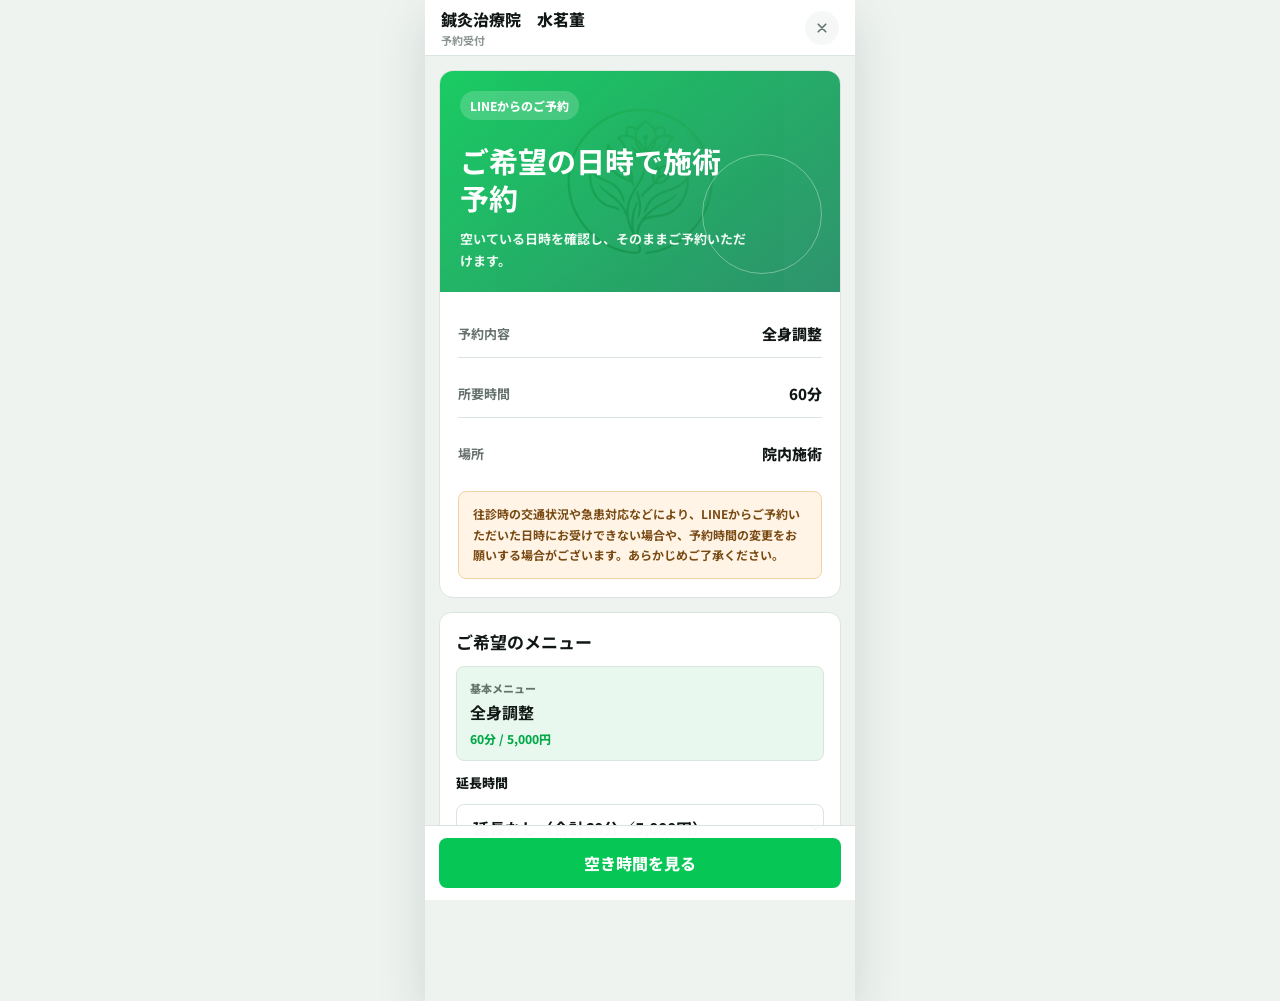
<file: index.html>
<!DOCTYPE html>
<html lang="ja">
<head>
  <meta charset="UTF-8">
  <meta name="viewport" content="width=device-width, initial-scale=1.0, viewport-fit=cover">
  <title>LINE予約</title>
  <link rel="preconnect" href="https://fonts.googleapis.com">
  <link rel="preconnect" href="https://fonts.gstatic.com" crossorigin>
  <link href="https://fonts.googleapis.com/css2?family=Noto+Sans+JP:wght@400;500;700;800&display=swap" rel="stylesheet">
  <link rel="stylesheet" href="style.css?v=20260805-1">
  <script src="config.js?v=20260805-2"></script>
</head>
<body>
  <main class="phone">
    <header class="topbar">
      <div class="topbar__title">
        <strong data-config="STORE_NAME">店舗名</strong>
        <span data-config="HEADER_SUBTITLE">予約受付</span>
      </div>
      <button class="topbar__close" type="button" aria-label="閉じる" data-action="close">
        <svg viewBox="0 0 24 24" fill="none" aria-hidden="true">
          <path d="M7 7l10 10M17 7L7 17" stroke="currentColor" stroke-width="2.2" stroke-linecap="round"/>
        </svg>
      </button>
    </header>

    <section class="screen is-active" data-screen="home">
      <div class="content">
        <article class="hero">
          <div class="hero__visual">
            <span class="hero__tag" data-config="HERO_TAG">LINEからのご予約</span>
            <h1 data-config="HERO_TITLE">ご希望の日時でご来店予約</h1>
            <p class="hero__lead" data-config="HERO_LEAD">空いている日時から、そのまま予約をお取りいただけます。</p>
          </div>
          <div class="hero__body">
            <ul class="service-card">
              <li>
                <span>予約内容</span>
                <strong data-config="SERVICE_NAME">サービス名</strong>
              </li>
              <li>
                <span>所要時間</span>
                <strong data-config="SERVICE_DURATION_LABEL">60分</strong>
              </li>
              <li>
                <span>場所</span>
                <strong data-config="LOCATION_LABEL">店舗所在地</strong>
              </li>
            </ul>
            <p class="important-notice" data-config="RESERVATION_NOTICE">
              往診時の交通状況や急患対応などにより、LINEからご予約いただいた日時にお受けできない場合や、予約時間の変更をお願いする場合がございます。あらかじめご了承ください。
            </p>
          </div>
        </article>
        <section class="menu-section" id="menuSection" hidden>
          <h2>ご希望のメニュー</h2>
          <div class="menu-list" id="menuList"></div>
        </section>
      </div>
      <div class="fixed-action">
        <button class="primary" type="button" data-action="start" id="startButton">空き時間を見る</button>
      </div>
    </section>

    <section class="screen" data-screen="loading">
      <div class="loading" role="status" aria-live="polite">
        <div>
          <div class="spinner"></div>
          <h2>空き時間を確認しています</h2>
          <p>現在受付できる日時を読み込んでいます</p>
        </div>
      </div>
    </section>

    <section class="screen" data-screen="slots">
      <div class="content">
        <div class="step" aria-label="予約ステップ">
          <div class="step__item is-current"><span class="step__dot">1</span><span>日時</span></div>
          <div class="step__item"><span class="step__dot">2</span><span>入力</span></div>
          <div class="step__item"><span class="step__dot">3</span><span>完了</span></div>
        </div>

        <button class="text-button" type="button" data-action="home">戻る</button>
        <h2 class="page-title">ご来店日時をお選びください</h2>

        <div class="week-nav" aria-label="表示期間の切り替え">
          <button class="week-nav__button" type="button" data-action="prevWeek" id="prevWeekButton">前の週</button>
          <div class="week-nav__range" id="weekRange">表示期間</div>
          <button class="week-nav__button" type="button" data-action="nextWeek" id="nextWeekButton">次の週</button>
        </div>

        <div class="week-loading" id="weekLoading" role="status" aria-live="polite" hidden>
          <span class="mini-spinner"></span>
          <span>空き時間を読み込んでいます</span>
        </div>

        <section class="availability-card" aria-label="空き状況一覧">
          <div class="availability-card__head">
            <div>
              <strong id="slotHeading">直近1週間の空き時間</strong>
              <span>ご都合のよい○をタップしてください</span>
              <span class="availability-inquiry-note">×になっていても予約をお取り可能な場合がございます。LINE、またはメール(suimeido24@gmail.com)からお問い合わせください</span>
            </div>
            <div class="availability-legend">
              <div>○ 空き</div>
              <div>× 予約不可</div>
            </div>
          </div>
          <div class="availability-grid" id="availabilityGrid"></div>
        </section>
      </div>
    </section>

    <section class="screen" data-screen="form">
      <div class="content">
        <div class="step" aria-label="予約ステップ">
          <div class="step__item is-done"><span class="step__dot">1</span><span>日時</span></div>
          <div class="step__item is-current"><span class="step__dot">2</span><span>入力</span></div>
          <div class="step__item"><span class="step__dot">3</span><span>完了</span></div>
        </div>

        <h2 class="page-title">お客様情報の入力</h2>

        <form class="form-card" id="reservationForm" novalidate>
          <div class="selected">
            <div>
              <span>選択日時</span>
              <strong id="selectedDateTime">未選択</strong>
              <em id="selectedMenuName"></em>
            </div>
            <button class="text-button" type="button" data-action="backToSlots">変更</button>
          </div>

          <div class="fields">
            <div class="field">
              <label for="patientType">新規/再来</label>
              <select id="patientType" name="patientType" required>
                <option value="new" selected>新規</option>
                <option value="returning">再来</option>
              </select>
            </div>
            <div class="field">
              <label for="guestName">お名前</label>
              <input id="guestName" name="guestName" type="text" autocomplete="name" placeholder="例）山田 花子" required>
            </div>
            <div class="field" id="furiganaField">
              <label for="guestFurigana">ふりがな</label>
              <input id="guestFurigana" name="guestFurigana" type="text" maxlength="100" placeholder="例）やまだ はなこ" required>
            </div>
            <div class="field" id="phoneField">
              <label for="guestPhone">電話番号</label>
              <input id="guestPhone" name="guestPhone" type="tel" autocomplete="tel" inputmode="tel" placeholder="例）09012345678" required>
            </div>
            <div class="field" id="emailField">
              <label for="guestEmail">メールアドレス</label>
              <input id="guestEmail" name="guestEmail" type="email" autocomplete="email" inputmode="email" placeholder="例）sample@example.com" required>
            </div>
            <div class="field">
              <label for="guestMemo">ご相談内容</label>
              <textarea id="guestMemo" name="guestMemo" placeholder="当日相談したい内容があればご記入ください"></textarea>
            </div>
            <fieldset class="payment-field" id="paymentField" hidden>
              <legend>お支払い方法</legend>
              <label class="payment-option" id="stripeOption">
                <input type="radio" name="payment" value="stripe">
                <span>
                  <strong data-config="PAYMENT_LABEL">事前カード決済</strong>
                  <small>予約確定前に決済ページへ進みます</small>
                </span>
              </label>
              <label class="payment-option" id="onsiteOption">
                <input type="radio" name="payment" value="onsite">
                <span>
                  <strong data-config="ONSITE_PAYMENT_LABEL">当日支払い</strong>
                  <small>来店時にお支払いください</small>
                </span>
              </label>
            </fieldset>
          </div>

          <div class="confirming" id="submitLoading" role="status" aria-live="polite">
            <span class="mini-spinner"></span>
            <span>選択した日時の空きを確認しています</span>
          </div>
          <p class="important-notice important-notice--form" data-config="RESERVATION_NOTICE">
            往診時の交通状況や急患対応などにより、LINEからご予約いただいた日時にお受けできない場合や、予約時間の変更をお願いする場合がございます。あらかじめご了承ください。
          </p>
        </form>
      </div>
      <div class="fixed-action">
        <button class="primary" type="submit" form="reservationForm">この内容で予約する</button>
      </div>
    </section>

    <section class="screen" data-screen="complete">
      <div class="content">
        <div class="step" aria-label="予約ステップ">
          <div class="step__item is-done"><span class="step__dot">1</span><span>日時</span></div>
          <div class="step__item is-done"><span class="step__dot">2</span><span>入力</span></div>
          <div class="step__item is-current"><span class="step__dot">3</span><span>完了</span></div>
        </div>

        <article class="complete-card">
          <div class="complete-mark" aria-hidden="true">
            <svg viewBox="0 0 24 24" fill="none">
              <path d="M5 12.5l4.2 4.2L19.5 6.5" stroke="currentColor" stroke-width="2.4" stroke-linecap="round" stroke-linejoin="round"/>
            </svg>
          </div>
          <h2>ご予約ありがとうございます</h2>
          <dl class="complete-summary">
            <div>
              <dt>予約番号</dt>
              <dd id="completeReservationId">-</dd>
            </div>
            <div>
              <dt>日時</dt>
              <dd id="completeDateTime">未選択</dd>
            </div>
            <div>
              <dt>お名前</dt>
              <dd id="completeName">未入力</dd>
            </div>
            <div>
              <dt>連絡先</dt>
              <dd id="completeContact">未入力</dd>
            </div>
          </dl>
        </article>
      </div>
      <div class="fixed-action">
        <button class="secondary" type="button" data-action="restart">別の日時を予約する</button>
      </div>
    </section>
  </main>

  <div class="toast" id="toast" role="alert"></div>
  <script src="api-client.js?v=20260804-1"></script>
  <script src="availability-snapshot.js?v=20260805-1"></script>
  <script src="app.js?v=20260904-1"></script>
</body>
</html>
</file>
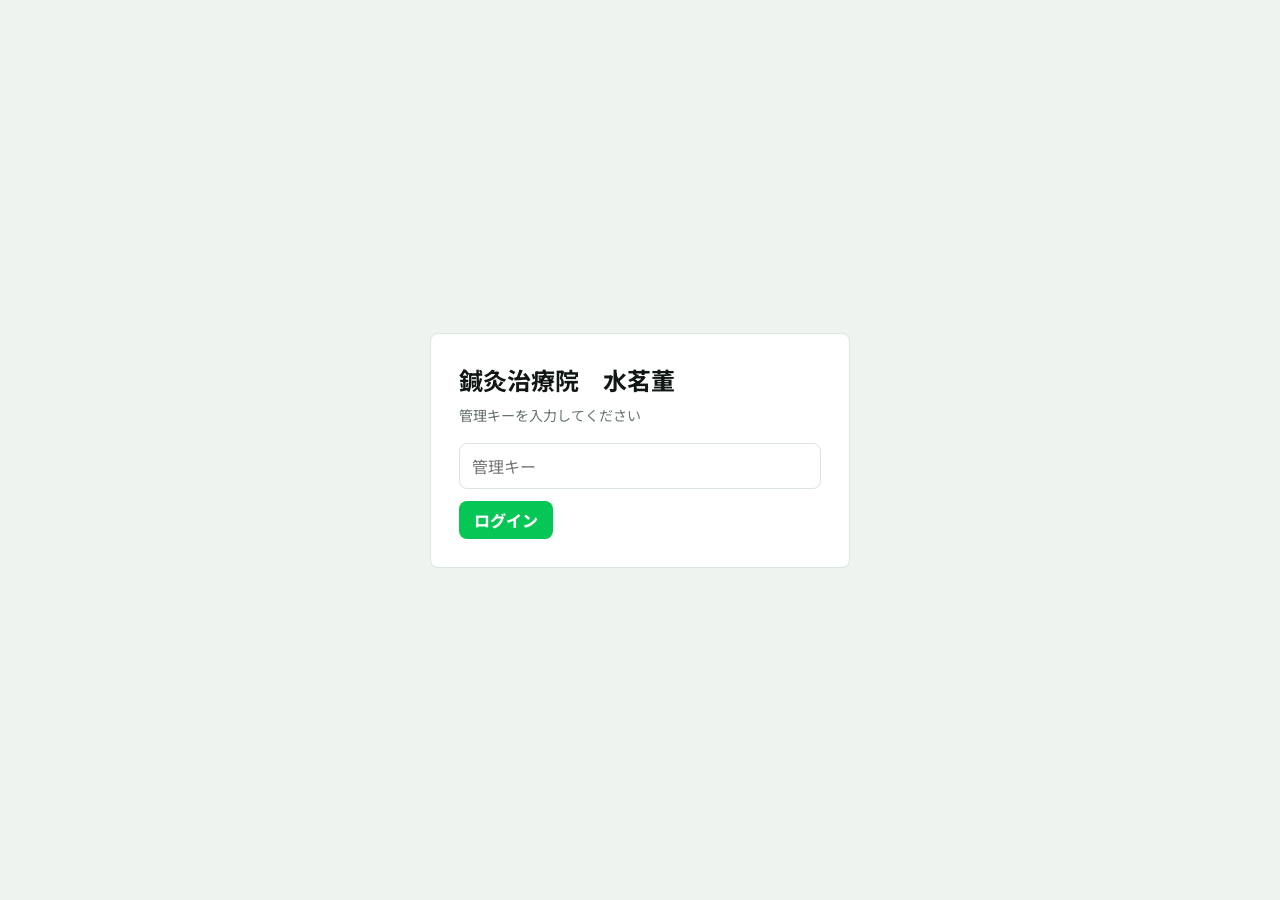
<file: admin.html>
<!DOCTYPE html>
<html lang="ja">
<head>
  <meta charset="UTF-8">
  <meta name="viewport" content="width=device-width, initial-scale=1.0">
  <title>予約管理</title>
  <link rel="preconnect" href="https://fonts.googleapis.com">
  <link rel="preconnect" href="https://fonts.gstatic.com" crossorigin>
  <link href="https://fonts.googleapis.com/css2?family=Noto+Sans+JP:wght@400;500;700;800&display=swap" rel="stylesheet">
  <script src="config.js"></script>
  <style>
    :root {
      --bg: #eef3f0;
      --surface: #fff;
      --text: #101714;
      --sub: #66726d;
      --line: #06c755;
      --border: #dbe5df;
      --danger: #b74b55;
      --radius: 8px;
    }
    * { box-sizing: border-box; }
    body {
      margin: 0;
      font-family: "Noto Sans JP", "Yu Gothic", "Meiryo", sans-serif;
      background: var(--bg);
      color: var(--text);
    }
    button, input, select, textarea { font: inherit; }
    button { cursor: pointer; }
    .login {
      min-height: 100vh;
      display: grid;
      place-items: center;
      padding: 20px;
    }
    .login-box, .panel {
      border: 1px solid var(--border);
      border-radius: var(--radius);
      background: var(--surface);
    }
    .login-box {
      width: min(420px, 100%);
      padding: 28px;
    }
    .login-box h1 { margin: 0 0 8px; font-size: 24px; }
    .login-box p { margin: 0 0 18px; color: var(--sub); font-size: 14px; }
    .login-box input {
      width: 100%;
      height: 46px;
      padding: 0 12px;
      border: 1px solid var(--border);
      border-radius: var(--radius);
      margin-bottom: 12px;
    }
    .primary, .secondary, .danger {
      min-height: 38px;
      border-radius: var(--radius);
      border: 1px solid transparent;
      padding: 0 14px;
      font-weight: 800;
    }
    .primary { background: var(--line); color: #fff; }
    .secondary { background: #fff; border-color: var(--border); color: var(--text); }
    .danger { background: #fff0f1; border-color: #f0c6cb; color: var(--danger); }
    #dashboard { display: none; }
    .bar {
      position: sticky;
      top: 0;
      z-index: 3;
      display: flex;
      align-items: center;
      justify-content: space-between;
      padding: 14px 20px;
      background: var(--surface);
      border-bottom: 1px solid var(--border);
    }
    .bar h1 { margin: 0; font-size: 18px; }
    .bar-actions { display: flex; gap: 8px; }
    .wrap {
      width: min(1180px, calc(100% - 28px));
      margin: 18px auto 40px;
    }
    .tabs { display: flex; gap: 8px; margin-bottom: 14px; }
    .tab {
      min-height: 40px;
      padding: 0 16px;
      border: 1px solid var(--border);
      border-radius: var(--radius);
      background: #fff;
      font-weight: 800;
    }
    .tab.is-active { border-color: var(--line); background: #e8f8ef; color: #04a947; }
    .panel { padding: 16px; overflow-x: auto; }
    .filters {
      display: flex;
      flex-wrap: wrap;
      gap: 10px;
      margin-bottom: 14px;
    }
    .filters input, .filters select {
      height: 40px;
      padding: 0 10px;
      border: 1px solid var(--border);
      border-radius: var(--radius);
      background: #fff;
    }
    table { width: 100%; border-collapse: collapse; min-width: 860px; }
    th, td {
      padding: 10px;
      border-bottom: 1px solid var(--border);
      font-size: 13px;
      text-align: left;
      vertical-align: top;
      white-space: nowrap;
    }
    th { background: #f6f8f7; color: var(--sub); font-weight: 800; }
    .status { display: inline-flex; padding: 3px 8px; border-radius: 999px; background: #e8f8ef; color: #047a37; font-weight: 800; font-size: 12px; }
    .status.cancelled { background: #fff0f1; color: var(--danger); }
    .empty { padding: 36px; text-align: center; color: var(--sub); }
    .menu-actions { display: flex; justify-content: flex-end; gap: 8px; margin-bottom: 12px; }
    .menu-input {
      width: 100%;
      min-width: 110px;
      height: 36px;
      padding: 0 8px;
      border: 1px solid var(--border);
      border-radius: 6px;
    }
    textarea.menu-input { height: 58px; padding: 8px; resize: vertical; }
    .loader {
      position: fixed;
      inset: 0;
      display: none;
      place-items: center;
      background: rgba(255,255,255,0.78);
      z-index: 10;
      font-weight: 800;
    }
    @media (max-width: 720px) {
      .bar { align-items: flex-start; flex-direction: column; gap: 10px; }
      .bar-actions { width: 100%; }
      .bar-actions button { flex: 1; }
    }
  </style>
</head>
<body>
  <section class="login" id="loginView">
    <div class="login-box">
      <h1 data-config="STORE_NAME">予約管理</h1>
      <p>管理キーを入力してください</p>
      <input type="password" id="adminKey" placeholder="管理キー" autocomplete="current-password">
      <button class="primary" type="button" id="loginButton">ログイン</button>
      <p id="loginError" style="display:none;color:var(--danger);margin-top:12px;"></p>
    </div>
  </section>

  <section id="dashboard">
    <header class="bar">
      <h1><span data-config="STORE_NAME">予約管理</span> 管理画面</h1>
      <div class="bar-actions">
        <button class="secondary" type="button" id="refreshButton">更新</button>
        <button class="secondary" type="button" id="logoutButton">ログアウト</button>
      </div>
    </header>

    <main class="wrap">
      <div class="tabs">
        <button class="tab is-active" type="button" data-tab="reservations">予約一覧</button>
        <button class="tab" type="button" data-tab="menus">メニュー設定</button>
      </div>

      <section class="panel" data-section="reservations">
        <div class="filters">
          <select id="statusFilter">
            <option value="active">有効な予約</option>
            <option value="cancelled">キャンセル</option>
            <option value="all">すべて</option>
          </select>
          <input type="date" id="dateFilter">
          <input type="search" id="searchInput" placeholder="名前・電話・予約番号">
        </div>
        <table>
          <thead>
            <tr>
              <th>予約番号</th>
              <th>利用日</th>
              <th>時間</th>
              <th>メニュー</th>
              <th>区分</th>
              <th>お客様</th>
              <th>連絡先</th>
              <th>決済</th>
              <th>状態</th>
              <th id="menuOperationHead">操作</th>
            </tr>
          </thead>
          <tbody id="reservationRows"></tbody>
        </table>
      </section>

      <section class="panel" data-section="menus" hidden>
        <div class="menu-actions">
          <button class="secondary" type="button" id="addMenuButton">メニュー追加</button>
          <button class="primary" type="button" id="saveMenuButton">保存</button>
        </div>
        <table>
          <thead>
            <tr>
              <th>ID</th>
              <th>メニュー名</th>
              <th>所要時間</th>
              <th>料金</th>
              <th>説明</th>
              <th>表示</th>
              <th>操作</th>
            </tr>
          </thead>
          <tbody id="menuRows"></tbody>
        </table>
      </section>
    </main>
  </section>

  <div class="loader" id="loader">読み込み中...</div>
  <script src="admin.js?v=20260903-1"></script>
</body>
</html>
</file>
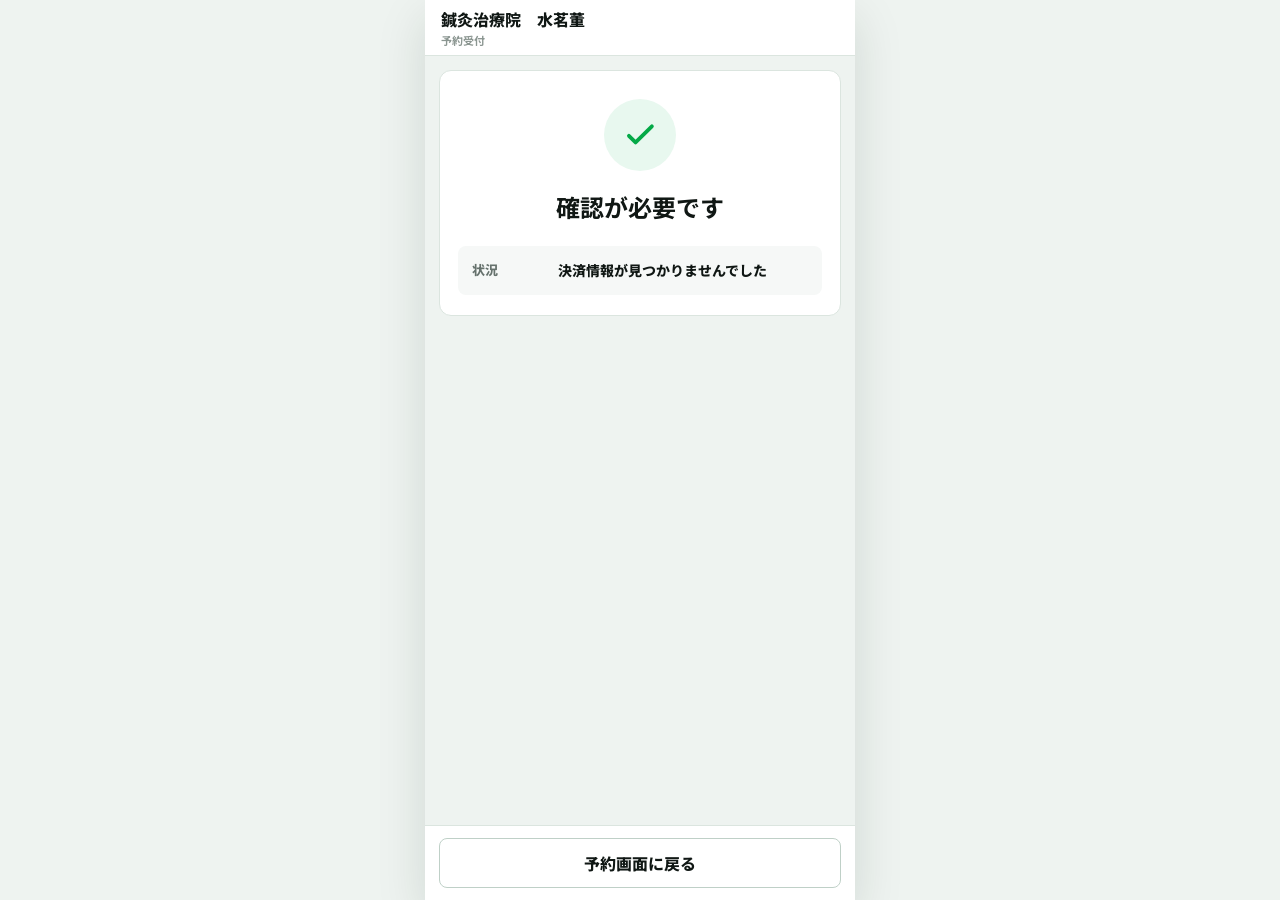
<file: success.html>
<!DOCTYPE html>
<html lang="ja">
<head>
  <meta charset="UTF-8">
  <meta name="viewport" content="width=device-width, initial-scale=1.0, viewport-fit=cover">
  <title>予約完了</title>
  <link rel="preconnect" href="https://fonts.googleapis.com">
  <link rel="preconnect" href="https://fonts.gstatic.com" crossorigin>
  <link href="https://fonts.googleapis.com/css2?family=Noto+Sans+JP:wght@400;500;700;800&display=swap" rel="stylesheet">
  <link rel="stylesheet" href="style.css">
  <script src="config.js"></script>
</head>
<body>
  <main class="phone">
    <header class="topbar">
      <div class="topbar__title">
        <strong data-config="STORE_NAME">店舗名</strong>
        <span data-config="HEADER_SUBTITLE">予約受付</span>
      </div>
    </header>
    <section class="screen is-active">
      <div class="content">
        <article class="complete-card" id="resultCard">
          <div class="complete-mark" aria-hidden="true">
            <svg viewBox="0 0 24 24" fill="none">
              <path d="M5 12.5l4.2 4.2L19.5 6.5" stroke="currentColor" stroke-width="2.4" stroke-linecap="round" stroke-linejoin="round"/>
            </svg>
          </div>
          <h2 id="resultTitle">予約を確認しています</h2>
          <dl class="complete-summary" id="resultSummary">
            <div>
              <dt>状況</dt>
              <dd>決済結果を確認中です</dd>
            </div>
          </dl>
        </article>
      </div>
      <div class="fixed-action">
        <button class="secondary" type="button" onclick="location.href='index.html'">予約画面に戻る</button>
      </div>
    </section>
  </main>
  <script src="success.js"></script>
</body>
</html>
</file>
<file: style.css>
:root {
  --line: #06c755;
  --line-dark: #04a947;
  --ink: #101714;
  --sub: #66726d;
  --weak: #8b9691;
  --bg: #eef3f0;
  --paper: #ffffff;
  --soft: #f6f8f7;
  --soft-green: #e8f8ef;
  --border: #dbe5df;
  --border-strong: #bfd0c7;
  --danger: #b74b55;
  --danger-bg: #fff0f1;
  --amber: #b36a1d;
  --amber-bg: #fff4e6;
  --radius: 8px;
  --shadow: 0 18px 46px rgba(17, 35, 27, 0.13);
}
[hidden] {
  display: none !important;
}

* { box-sizing: border-box; }
html, body { min-height: 100%; margin: 0; }
body {
  font-family: "Noto Sans JP", "Yu Gothic", "Meiryo", sans-serif;
  color: var(--ink);
  background: var(--bg);
  letter-spacing: 0;
}
button, input, textarea { font: inherit; }
button { border: 0; cursor: pointer; }
button:disabled { cursor: not-allowed; }

.phone {
  width: min(100%, 430px);
  min-height: 100vh;
  margin: 0 auto;
  background: var(--paper);
  box-shadow: var(--shadow);
}
.topbar {
  position: sticky;
  top: 0;
  z-index: 5;
  display: flex;
  align-items: center;
  justify-content: space-between;
  height: 56px;
  padding: 0 16px;
  border-bottom: 1px solid var(--border);
  background: rgba(255,255,255,0.96);
}
.topbar__title { min-width: 0; }
.topbar__title strong {
  display: block;
  overflow: hidden;
  color: var(--ink);
  font-size: 16px;
  font-weight: 800;
  text-overflow: ellipsis;
  white-space: nowrap;
}
.topbar__title span {
  display: block;
  margin-top: 1px;
  color: var(--weak);
  font-size: 11px;
  font-weight: 700;
}
.topbar__close {
  display: grid;
  flex: 0 0 34px;
  width: 34px;
  height: 34px;
  place-items: center;
  border-radius: 50%;
  background: var(--soft);
  color: var(--sub);
}
.topbar__close svg { width: 18px; height: 18px; }

.screen {
  display: none;
  min-height: calc(100vh - 56px);
  background: var(--bg);
}
.screen.is-active { display: block; }
.content { padding: 14px 14px 104px; }

.hero {
  overflow: hidden;
  border: 1px solid var(--border);
  border-radius: 14px;
  background: var(--paper);
}
.hero__visual {
  position: relative;
  min-height: 184px;
  padding: 20px;
  background:
    linear-gradient(140deg, rgba(6,199,85,0.92), rgba(13,129,85,0.86)),
    url("salon_logo.png") center / 72% auto no-repeat;
  color: #fff;
}
.hero__visual::after {
  position: absolute;
  inset: auto 18px 18px auto;
  width: 118px;
  height: 118px;
  border: 1px solid rgba(255,255,255,0.35);
  border-radius: 50%;
  content: "";
}
.hero__tag {
  position: relative;
  z-index: 1;
  display: inline-flex;
  padding: 6px 10px;
  border-radius: 999px;
  background: rgba(255,255,255,0.18);
  font-size: 12px;
  font-weight: 800;
}
.hero h1 {
  position: relative;
  z-index: 1;
  max-width: 286px;
  margin: 22px 0 0;
  font-size: 29px;
  line-height: 1.28;
  letter-spacing: 0;
}
.hero__lead {
  position: relative;
  z-index: 1;
  max-width: 292px;
  margin: 12px 0 0;
  color: rgba(255,255,255,0.92);
  font-size: 13px;
  font-weight: 700;
  line-height: 1.7;
}
.hero__body { padding: 18px; }
.service-card {
  display: grid;
  gap: 12px;
  margin: 0;
  padding: 0;
  list-style: none;
}
.service-card li {
  display: flex;
  align-items: center;
  justify-content: space-between;
  gap: 12px;
  padding: 13px 0;
  border-bottom: 1px solid var(--border);
}
.service-card li:last-child { border-bottom: 0; }
.service-card span {
  color: var(--sub);
  font-size: 13px;
  font-weight: 700;
}
.service-card strong {
  color: var(--ink);
  font-size: 15px;
  font-weight: 800;
  text-align: right;
}
.menu-section {
  margin-top: 14px;
  padding: 16px;
  border: 1px solid var(--border);
  border-radius: 12px;
  background: var(--paper);
}
.menu-section h2 {
  margin: 0 0 12px;
  font-size: 17px;
  letter-spacing: 0;
}
.menu-list {
  display: grid;
  gap: 10px;
}
.menu-card {
  width: 100%;
  padding: 13px;
  border: 1px solid var(--border);
  border-radius: var(--radius);
  background: #fff;
  color: var(--ink);
  text-align: left;
}
.menu-card.is-selected {
  border-color: var(--line);
  background: var(--soft-green);
  box-shadow: inset 0 0 0 1px var(--line);
}
.menu-card strong {
  display: block;
  font-size: 15px;
  font-weight: 800;
}
.menu-card span {
  display: block;
  margin-top: 5px;
  color: var(--sub);
  font-size: 12px;
  font-weight: 700;
  line-height: 1.55;
}
.menu-card small {
  display: block;
  margin-top: 8px;
  color: var(--line-dark);
  font-size: 12px;
  font-weight: 800;
}
.extension-menu {
  display: grid;
  gap: 12px;
}
.extension-menu__base {
  padding: 13px;
  border: 1px solid var(--border);
  border-radius: var(--radius);
  background: var(--soft-green);
}
.extension-menu__base span,
.extension-menu__base strong,
.extension-menu__base small {
  display: block;
}
.extension-menu__base span {
  color: var(--sub);
  font-size: 11px;
  font-weight: 800;
}
.extension-menu__base strong {
  margin-top: 4px;
  font-size: 16px;
}
.extension-menu__base small {
  margin-top: 6px;
  color: var(--line-dark);
  font-size: 12px;
  font-weight: 800;
}
.extension-menu label {
  font-size: 13px;
  font-weight: 800;
}
.extension-menu__select {
  width: 100%;
  min-height: 48px;
  padding: 0 12px;
  border: 1px solid var(--border);
  border-radius: var(--radius);
  background: #fff;
  color: var(--ink);
  font: inherit;
  font-weight: 700;
}
.extension-menu__select:focus {
  border-color: var(--line);
  outline: 2px solid rgba(40, 156, 113, 0.16);
}
.extension-menu p {
  margin: -2px 0 0;
  color: var(--sub);
  font-size: 12px;
  font-weight: 700;
  line-height: 1.55;
}

.fixed-action {
  position: fixed;
  right: 0;
  bottom: 0;
  left: 0;
  z-index: 4;
  width: min(100%, 430px);
  margin: 0 auto;
  padding: 12px 14px calc(12px + env(safe-area-inset-bottom));
  border-top: 1px solid var(--border);
  background: rgba(255,255,255,0.98);
}
.primary, .secondary, .text-button {
  display: inline-flex;
  align-items: center;
  justify-content: center;
  width: 100%;
  min-height: 50px;
  border-radius: var(--radius);
  font-weight: 800;
  letter-spacing: 0;
}
.primary { background: var(--line); color: #fff; }
.primary:active { background: var(--line-dark); }
.secondary {
  border: 1px solid var(--border-strong);
  background: var(--paper);
  color: var(--ink);
}
.text-button {
  width: auto;
  min-height: 36px;
  padding: 0 4px;
  background: transparent;
  color: var(--sub);
  font-size: 14px;
}

.step {
  display: grid;
  grid-template-columns: repeat(3, 1fr);
  gap: 8px;
  padding: 12px 2px 16px;
}
.step__item {
  display: grid;
  gap: 6px;
  justify-items: center;
  color: var(--weak);
  font-size: 11px;
  font-weight: 800;
}
.step__dot {
  display: grid;
  width: 28px;
  height: 28px;
  place-items: center;
  border: 1px solid var(--border-strong);
  border-radius: 50%;
  background: var(--paper);
  color: inherit;
  font-size: 12px;
}
.step__item.is-current,
.step__item.is-done { color: var(--line-dark); }
.step__item.is-current .step__dot,
.step__item.is-done .step__dot {
  border-color: var(--line);
  background: var(--line);
  color: #fff;
}

.page-title {
  margin: 2px 0 14px;
  font-size: 24px;
  line-height: 1.35;
  letter-spacing: 0;
}
.loading {
  display: grid;
  min-height: calc(100vh - 56px);
  place-items: center;
  padding: 28px;
  text-align: center;
}
.spinner, .mini-spinner {
  border: 4px solid #dff4e8;
  border-top-color: var(--line);
  border-radius: 50%;
  animation: spin 0.82s linear infinite;
}
.spinner { width: 58px; height: 58px; margin: 0 auto 18px; }
.mini-spinner { width: 18px; height: 18px; border-width: 3px; }
@keyframes spin { to { transform: rotate(360deg); } }
.loading h2 { margin: 0; font-size: 21px; letter-spacing: 0; }
.loading p {
  margin: 8px 0 0;
  color: var(--sub);
  font-size: 13px;
  font-weight: 700;
}

.notice {
  display: flex;
  align-items: center;
  gap: 8px;
  margin: 0 0 12px;
  padding: 10px 12px;
  border: 1px solid #f0d2a5;
  border-radius: var(--radius);
  background: var(--amber-bg);
  color: var(--amber);
  font-size: 12px;
  font-weight: 800;
}
.important-notice {
  margin: 14px 0 0;
  padding: 12px 14px;
  border: 1px solid #f0d2a5;
  border-radius: var(--radius);
  background: var(--amber-bg);
  color: #7a4a13;
  font-size: 12px;
  font-weight: 700;
  line-height: 1.7;
}
.important-notice--form {
  margin: 18px 18px 0;
}
.week-nav {
  display: grid;
  grid-template-columns: 82px 1fr 82px;
  gap: 8px;
  align-items: center;
  margin: 0 0 12px;
}
.week-nav__button {
  min-height: 38px;
  border: 1px solid var(--border-strong);
  border-radius: var(--radius);
  background: var(--paper);
  color: var(--ink);
  font-size: 12px;
  font-weight: 800;
}
.week-nav__button:disabled {
  border-color: var(--border);
  background: #f3f6f4;
  color: var(--weak);
}
.week-nav__range {
  min-width: 0;
  color: var(--ink);
  font-size: 14px;
  font-weight: 800;
  line-height: 1.35;
  text-align: center;
}
.week-loading {
  display: flex;
  align-items: center;
  justify-content: center;
  gap: 8px;
  min-height: 38px;
  margin: -4px 0 12px;
  color: var(--sub);
  font-size: 12px;
  font-weight: 800;
}
.availability-card {
  overflow: hidden;
  border: 1px solid var(--border);
  border-radius: 12px;
  background: var(--paper);
}
.availability-card__head {
  display: flex;
  align-items: flex-start;
  justify-content: space-between;
  gap: 10px;
  padding: 13px 14px;
  border-bottom: 1px solid var(--border);
}
.availability-card__head strong {
  display: block;
  font-size: 15px;
  font-weight: 800;
}
.availability-card__head span {
  display: block;
  margin-top: 4px;
  color: var(--sub);
  font-size: 12px;
  font-weight: 700;
}
.availability-card__head .availability-inquiry-note {
  max-width: 520px;
  margin-top: 8px;
  color: #8a5a15;
  font-size: 11px;
  line-height: 1.6;
}
.availability-legend {
  flex: 0 0 auto;
  color: var(--sub);
  font-size: 11px;
  font-weight: 800;
  line-height: 1.7;
  text-align: right;
}
.availability-grid {
  display: grid;
  grid-template-columns: 49px repeat(7, minmax(37px, 1fr));
  width: 100%;
}
.availability-cell {
  display: grid;
  place-items: center;
  min-height: 43px;
  border-right: 1px solid var(--border);
  border-bottom: 1px solid var(--border);
  background: var(--paper);
  color: var(--ink);
  text-align: center;
}
.availability-cell:nth-child(8n) { border-right: 0; }
.availability-cell.is-head {
  min-height: 54px;
  background: var(--soft);
  font-size: 11px;
  font-weight: 800;
  line-height: 1.35;
}
.availability-cell.is-head span { display: block; }
.availability-cell.is-head small {
  color: var(--sub);
  font-size: 10px;
  font-weight: 700;
}
.availability-cell.is-time {
  background: var(--soft);
  color: var(--sub);
  font-size: 12px;
  font-weight: 800;
}
.availability-button {
  width: 100%;
  height: 100%;
  min-height: 43px;
  background: transparent;
  color: var(--line-dark);
  font-size: 21px;
  font-weight: 800;
  line-height: 1;
}
.availability-button.is-open:active { background: var(--soft-green); }
.availability-button.is-booked { color: var(--weak); }
.availability-button:disabled { background: #f7f8f7; }

.form-card, .complete-card {
  border: 1px solid var(--border);
  border-radius: 12px;
  background: var(--paper);
}
.selected {
  display: flex;
  align-items: center;
  justify-content: space-between;
  gap: 12px;
  padding: 14px 16px;
  border-bottom: 1px solid var(--border);
  background: var(--soft-green);
}
.selected span {
  display: block;
  color: var(--sub);
  font-size: 12px;
  font-weight: 800;
}
.selected strong {
  display: block;
  margin-top: 4px;
  font-size: 16px;
  font-weight: 800;
  line-height: 1.45;
}
.selected em {
  display: block;
  margin-top: 4px;
  color: var(--sub);
  font-size: 12px;
  font-style: normal;
  font-weight: 800;
}
.fields {
  display: grid;
  gap: 14px;
  padding: 16px;
}
.field { display: grid; gap: 7px; }
.field label, .payment-field legend {
  font-size: 13px;
  font-weight: 800;
}
.field input, .field select, .field textarea {
  width: 100%;
  border: 1px solid var(--border-strong);
  border-radius: var(--radius);
  background: #fff;
  color: var(--ink);
  outline: 0;
}
.field input, .field select { height: 48px; padding: 0 13px; }
.field select { appearance: auto; }
.field textarea {
  min-height: 86px;
  padding: 12px 13px;
  resize: vertical;
}
.field input:focus, .field select:focus, .field textarea:focus {
  border-color: var(--line);
  box-shadow: 0 0 0 4px rgba(6,199,85,0.13);
}
.payment-field {
  display: grid;
  gap: 9px;
  margin: 2px 0 0;
  padding: 0;
  border: 0;
}
.payment-option {
  display: grid;
  grid-template-columns: 22px 1fr;
  gap: 10px;
  align-items: start;
  padding: 12px;
  border: 1px solid var(--border);
  border-radius: var(--radius);
  background: #fff;
}
.payment-option input { margin-top: 4px; accent-color: var(--line); }
.payment-option strong {
  display: block;
  font-size: 14px;
  font-weight: 800;
}
.payment-option small {
  display: block;
  margin-top: 3px;
  color: var(--sub);
  font-size: 12px;
  font-weight: 700;
  line-height: 1.5;
}
.confirming {
  display: none;
  align-items: center;
  gap: 10px;
  margin: 0 16px 16px;
  padding: 11px 12px;
  border-radius: var(--radius);
  background: var(--soft);
  color: var(--sub);
  font-size: 12px;
  font-weight: 800;
}
.confirming.is-visible { display: flex; }
.complete-card {
  padding: 28px 18px 20px;
  text-align: center;
}
.complete-mark {
  display: grid;
  width: 72px;
  height: 72px;
  place-items: center;
  margin: 0 auto 18px;
  border-radius: 50%;
  background: var(--soft-green);
  color: var(--line-dark);
}
.complete-mark svg { width: 38px; height: 38px; }
.complete-card h2 {
  margin: 0;
  font-size: 24px;
  letter-spacing: 0;
}
.complete-summary {
  display: grid;
  gap: 10px;
  margin: 22px 0 0;
  padding: 14px;
  border-radius: var(--radius);
  background: var(--soft);
  text-align: left;
}
.complete-summary div {
  display: grid;
  grid-template-columns: 76px 1fr;
  gap: 10px;
  align-items: start;
}
.complete-summary dt {
  color: var(--sub);
  font-size: 13px;
  font-weight: 800;
}
.complete-summary dd {
  margin: 0;
  font-size: 14px;
  font-weight: 800;
  line-height: 1.5;
  word-break: break-word;
}
.toast {
  position: fixed;
  right: 14px;
  bottom: 86px;
  left: 14px;
  z-index: 8;
  width: min(calc(100% - 28px), 402px);
  margin: 0 auto;
  padding: 12px 14px;
  border: 1px solid #f0c6cb;
  border-radius: var(--radius);
  background: var(--danger-bg);
  color: var(--danger);
  font-size: 13px;
  font-weight: 800;
  opacity: 0;
  pointer-events: none;
  transform: translateY(8px);
  transition: opacity 0.16s ease, transform 0.16s ease;
}
.toast.is-visible {
  opacity: 1;
  transform: translateY(0);
}
@media (max-width: 430px) {
  .phone { width: 100%; box-shadow: none; }
}
</file>
